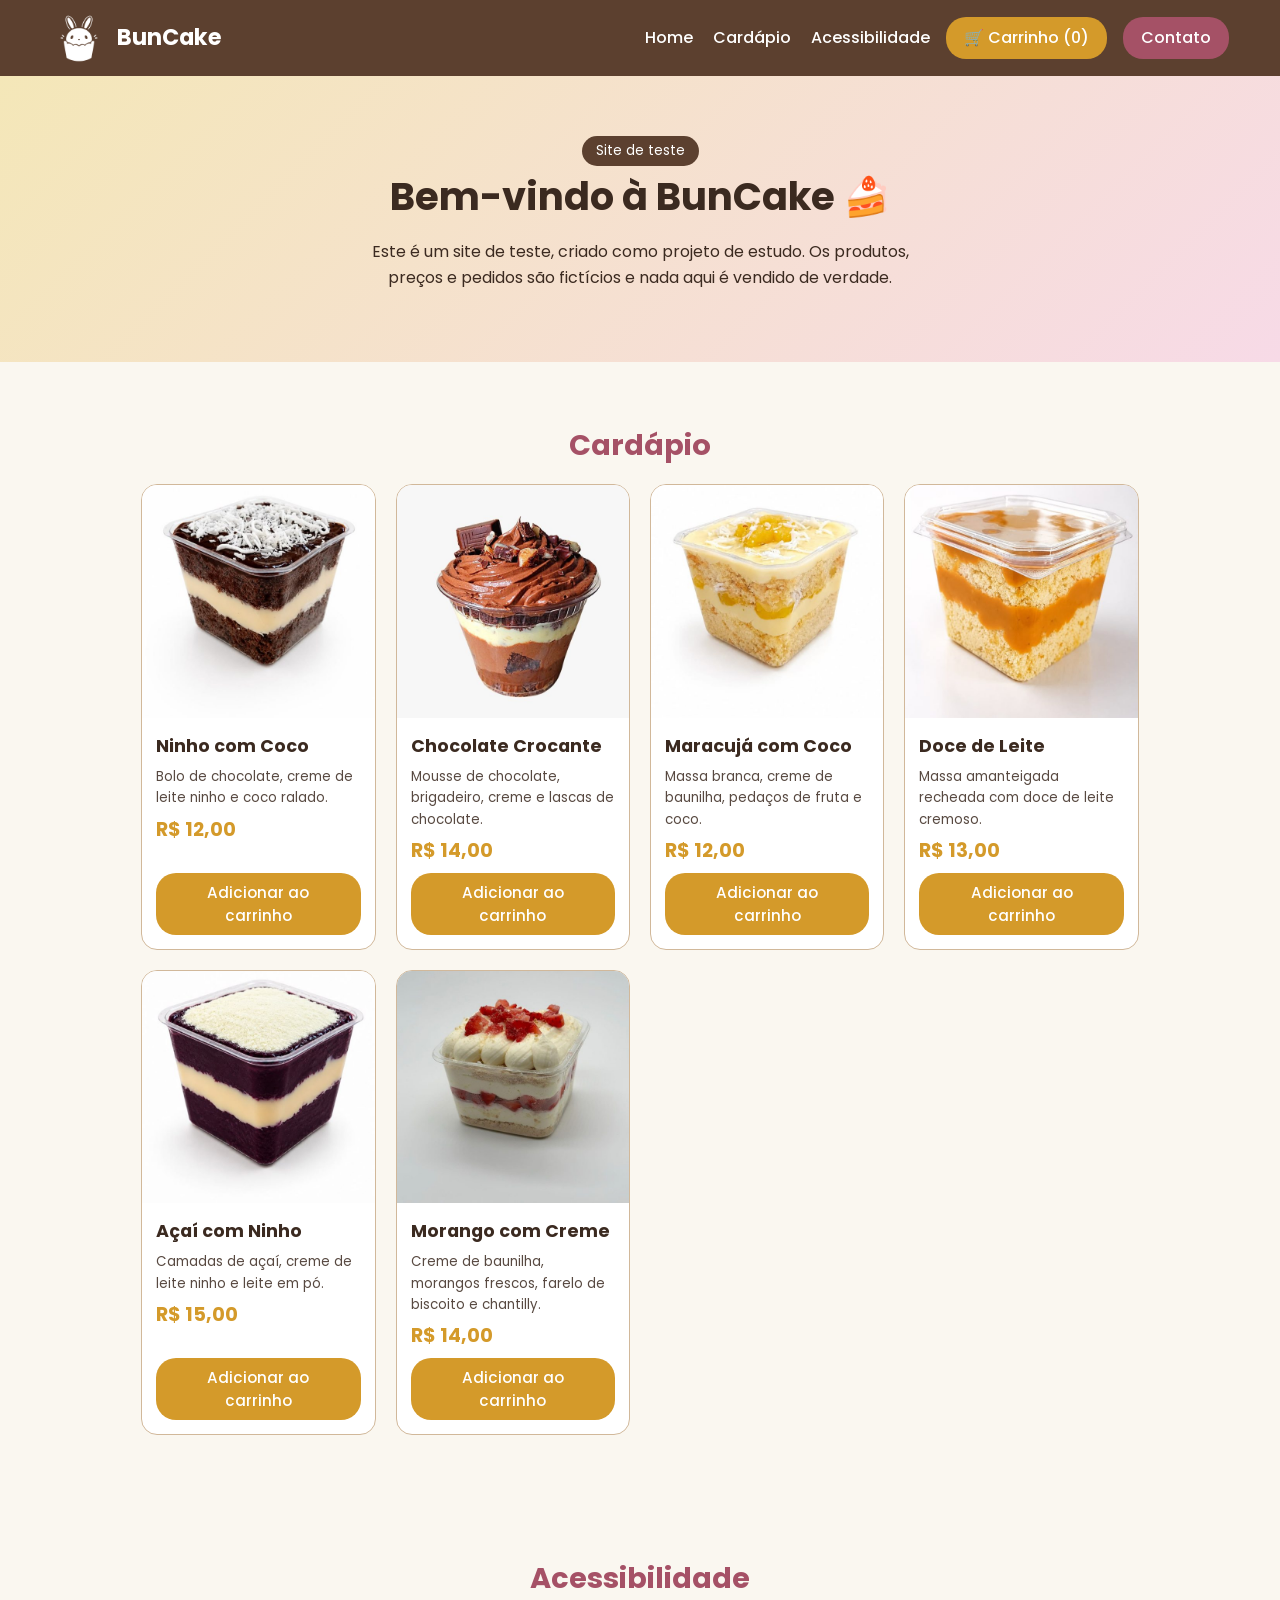
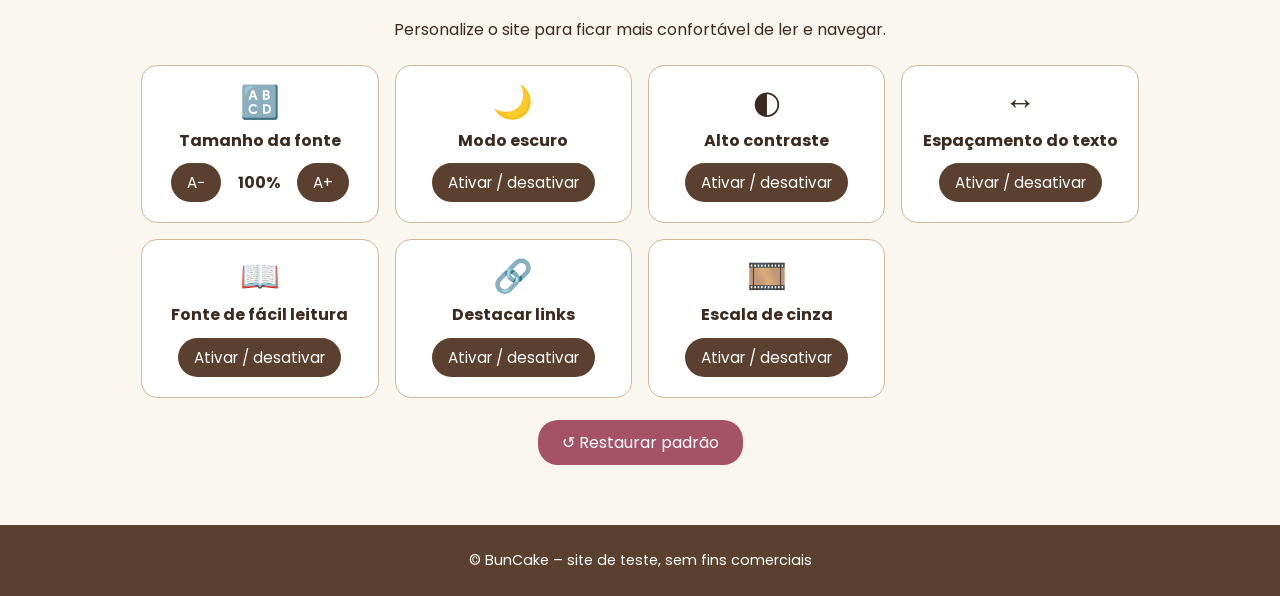
<file: index.html>
<!DOCTYPE html>
<html lang="pt-br">
<head>
    <meta charset="UTF-8">
    <meta name="viewport" content="width=device-width, initial-scale=1.0">
    <link rel="stylesheet" href="site/css/style.css">
     <link rel="icon" type="image/png" href="Imagens/LogoBunCake.png">
    <title>BunCake</title>
</head>
<body>
    <header>
        <nav class="navbar">
            <div class="brand">
                <img src="Imagens/LogoBunCake.png" alt="Logo BunCake" class="logo">
                <h1>BunCake</h1>
            </div>

            <ul id="nav-links">
                <li><a href="index.html#home">Home</a></li>
                <li><a href="index.html#cardapio">Cardápio</a></li>
                <li><a href="index.html#acessibilidade">Acessibilidade</a></li>
            </ul>

            <a href="site/html/carrinho.html" class="bnt bnt-default">🛒 Carrinho (<span id="cnt">0</span>)</a>
            <a href="site/html/contato.html" class="bnt bnt-rosa">Contato</a>
        </nav>
    </header>

    <main>
        <section class="hero" id="home">
            <span class="tag">Site de teste</span>
            <h1>Bem-vindo à BunCake 🍰</h1>
            <p>Este é um site de teste, criado como projeto de estudo. Os produtos, preços e pedidos são fictícios e nada aqui é vendido de verdade.</p>
        </section>

        <section id="cardapio">
            <h2>Cardápio</h2>
            <div class="grid" id="menu"></div>
        </section>

        <section id="acessibilidade">
            <h2>Acessibilidade</h2>
            <p>Personalize o site para ficar mais confortável de ler e navegar.</p>
            <div class="acc">
                <div class="opt"><span class="ic">🔠</span><h3>Tamanho da fonte</h3>
                    <div class="ctl">
                        <button onclick="mudarFonte(-10)" aria-label="Diminuir fonte">A−</button>
                        <span class="lvl" id="lvl">100%</span>
                        <button onclick="mudarFonte(10)" aria-label="Aumentar fonte">A+</button>
                    </div></div>
                <div class="opt"><span class="ic">🌙</span><h3>Modo escuro</h3><button data-acc="dark" onclick="alternar('dark')">Ativar / desativar</button></div>
                <div class="opt"><span class="ic">◐</span><h3>Alto contraste</h3><button data-acc="contrast" onclick="alternar('contrast')">Ativar / desativar</button></div>
                <div class="opt"><span class="ic">↔️</span><h3>Espaçamento do texto</h3><button data-acc="spacing" onclick="alternar('spacing')">Ativar / desativar</button></div>
                <div class="opt"><span class="ic">📖</span><h3>Fonte de fácil leitura</h3><button data-acc="readable" onclick="alternar('readable')">Ativar / desativar</button></div>
                <div class="opt"><span class="ic">🔗</span><h3>Destacar links</h3><button data-acc="links" onclick="alternar('links')">Ativar / desativar</button></div>
                <div class="opt"><span class="ic">🎞️</span><h3>Escala de cinza</h3><button data-acc="gray" onclick="alternar('gray')">Ativar / desativar</button></div>
            </div>
            <button class="reset" onclick="restaurar()">↺ Restaurar padrão</button>
        </section>
    </main>

    <footer>© BunCake – site de teste, sem fins comerciais</footer>
    <script src="site/js/script.js"></script>
</body>
</html>
</file>
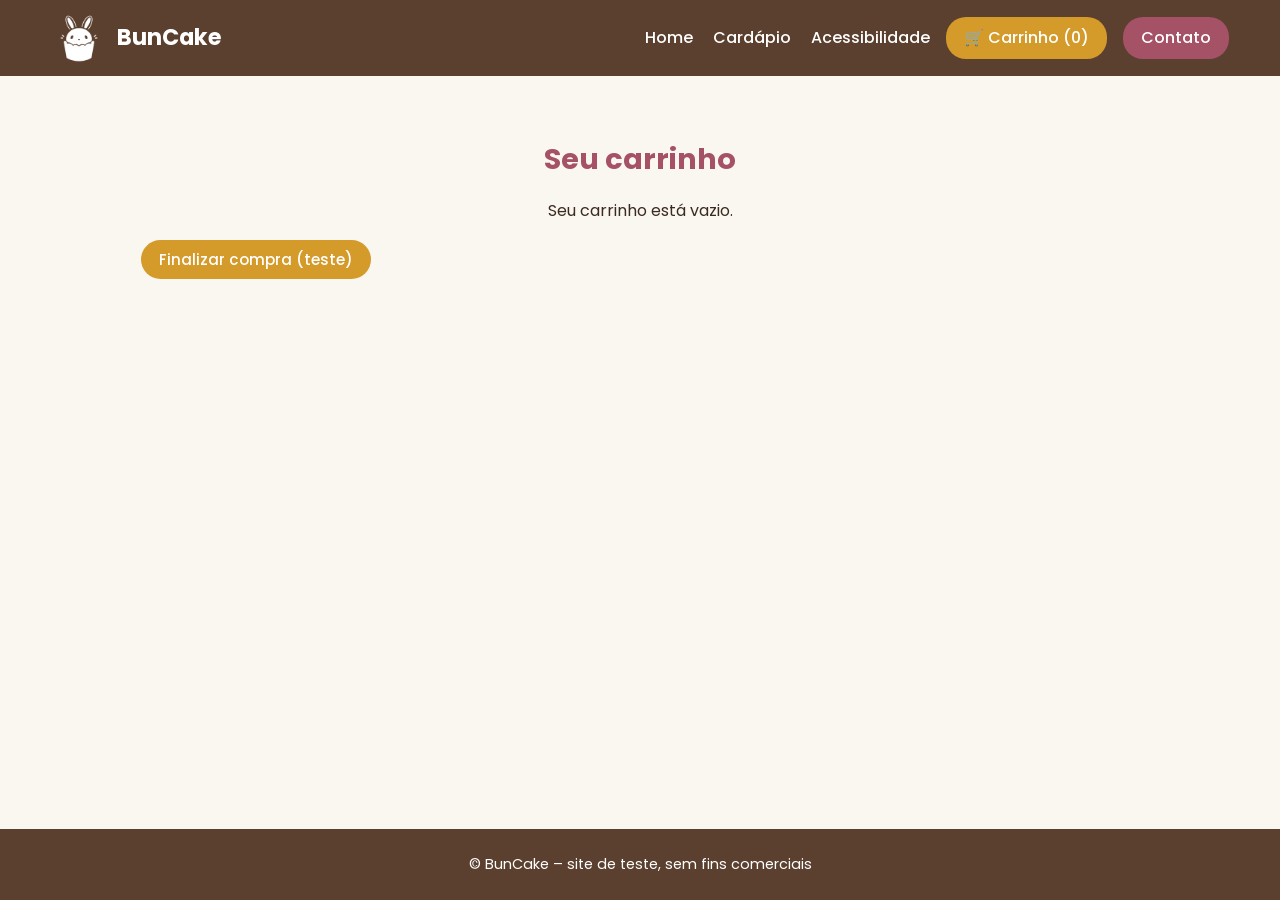
<file: carrinho.html>
<!DOCTYPE html>
<html lang="pt-br">
<head>
    <meta charset="UTF-8">
    <meta name="viewport" content="width=device-width, initial-scale=1.0">
    <link rel="stylesheet" href="style.css">
    <title>BunCake – Carrinho</title>
</head>
<body>
    <header>
        <nav class="navbar">
            <div class="brand">
                <img src="Imagens/LogoBunCake.png" alt="Logo BunCake" class="logo">
                <h1>BunCake</h1>
            </div>

            <ul id="nav-links">
                <li><a href="index.html#home">Home</a></li>
                <li><a href="index.html#cardapio">Cardápio</a></li>
                <li><a href="index.html#acessibilidade">Acessibilidade</a></li>
            </ul>

            <a href="carrinho.html" class="bnt bnt-default">🛒 Carrinho (<span id="cnt">0</span>)</a>
            <a href="contato.html" class="bnt bnt-rosa">Contato</a>
        </nav>
    </header>

    <main>
        <section>
            <h2>Seu carrinho</h2>
            <div id="items"></div>
            <div class="total" id="total"></div>
            <button class="bnt bnt-default" onclick="finalizarCompra()">Finalizar compra (teste)</button>
        </section>
    </main>

    <footer>© BunCake – site de teste, sem fins comerciais</footer>
    <script src="script.js"></script>
</body>
</html>
</file>
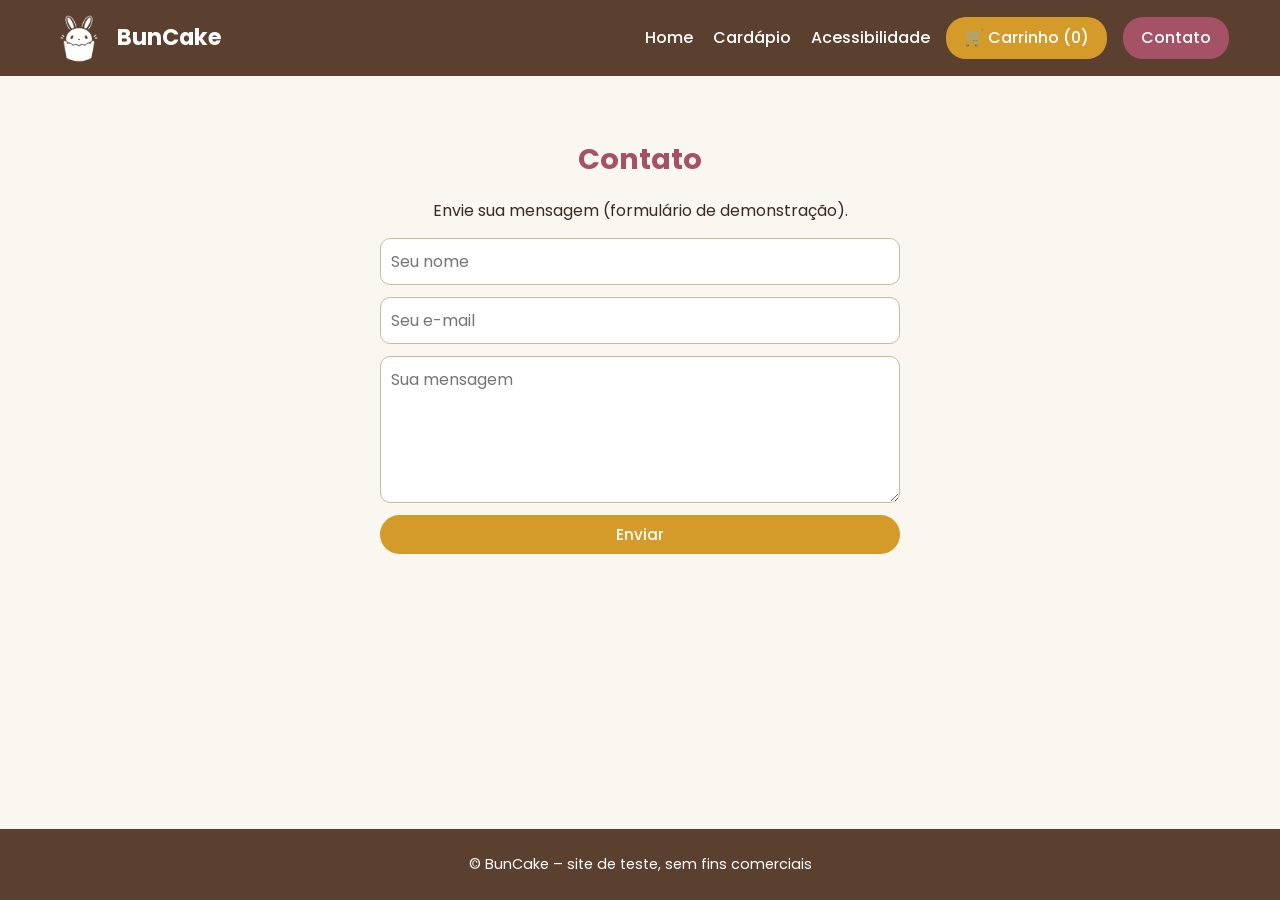
<file: contato.html>
<!DOCTYPE html>
<html lang="pt-br">
<head>
    <meta charset="UTF-8">
    <meta name="viewport" content="width=device-width, initial-scale=1.0">
    <link rel="stylesheet" href="style.css">
    <title>BunCake – Contato</title>
</head>
<body>
    <header>
        <nav class="navbar">
            <div class="brand">
                <img src="Imagens/LogoBunCake.png" alt="Logo BunCake" class="logo">
                <h1>BunCake</h1>
            </div>

            <ul id="nav-links">
                <li><a href="index.html#home">Home</a></li>
                <li><a href="index.html#cardapio">Cardápio</a></li>
                <li><a href="index.html#acessibilidade">Acessibilidade</a></li>
            </ul>

            <a href="carrinho.html" class="bnt bnt-default">🛒 Carrinho (<span id="cnt">0</span>)</a>
            <a href="contato.html" class="bnt bnt-rosa">Contato</a>
        </nav>
    </header>

    <main>
        <section class="centro">
            <h2>Contato</h2>
            <p style="margin-bottom:14px">Envie sua mensagem (formulário de demonstração).</p>
            <form onsubmit="enviarContato(event)">
                <input required placeholder="Seu nome" aria-label="Nome">
                <input required type="email" placeholder="Seu e-mail" aria-label="E-mail">
                <textarea required rows="5" placeholder="Sua mensagem" aria-label="Mensagem"></textarea>
                <button class="bnt bnt-default" type="submit">Enviar</button>
            </form>
        </section>
    </main>

    <footer>© BunCake – site de teste, sem fins comerciais</footer>
    <script src="script.js"></script>
</body>
</html>
</file>
<file: site/css/style.css>
/* ===== BunCake - style.css ===== */
@import url('https://fonts.googleapis.com/css2?family=Poppins:wght@300;400;500;600;700&display=swap');

*{
    margin:0;
    padding:0;
    box-sizing:border-box;
    font-family:'Poppins',sans-serif
}

:root{
    --color-neutral-0:#ffffff;
    --color-neutral-1:#FAF7F0;
    --color-neutral-2:#F2E7D5;
    --color-neutral-3:#D1B89A;
    --color-neutral-4:#7B5E4A;
    --color-neutral-5:#5C402F;
    --color-neutral-6:#3B2A20;
    --color-neutral-7:#000000;

    --color-primary-1:#F4E7B8;
    --color-primary-2:#E7C35A;
    --color-primary-3:#D49A2A;

    --color-secundary-1:#F7DAE7;
    --color-secundary-2:#E2B4C1;
    --color-secundary-3:#D38C9D;
    --color-secundary-4:#A55166;

    --bg:var(--color-neutral-1);
    --tx:var(--color-neutral-6);
    --card:#ffffff;
}

/* Temas de acessibilidade */
body.dark{
    --bg:#2a1f18;
    --tx:#FAF7F0;
    --card:#3B2A20;
}

body.contrast{
    --bg:#000;
    --tx:#fff;
    --card:#000;
}

body.spacing{
    line-height:2;letter-spacing:.05em;
    word-spacing:.15em;
}

body.readable *{
    font-family:Verdana,Arial,sans-serif!important;
}
body.links a{text-decoration:underline!important;
    outline:2px solid var(--color-primary-2);
    outline-offset:2px;
}
html.gray{
    filter:grayscale(1);
}

html{
    scroll-behavior:smooth;
    scroll-padding-top:90px;
    font-size:var(--fs,100%);
}

body{
    background:var(--bg);
    color:var(--tx);
    line-height:1.6;
    display:flex;
    flex-direction:column;
    min-height:100vh;
}

main{flex:1}

/* Cabeçalho */
header{
    background-color:var(--color-neutral-5);
    padding:10px 4%;
    position:sticky;
    top:0;
    z-index:5;
}

.navbar{
    display:flex;
    align-items:center;gap:16px;
    flex-wrap:wrap;
}

.brand{display:flex;
    align-items:center;
    gap:10px;color:#fff;margin-right:auto;
}

.brand h1{
    font-size:1.4rem;
}

.logo{
    width:56px;height:56px;
}

#nav-links{
    display:flex;gap:20px;
    list-style:none;
}

#nav-links a{
    color:#fff;
    text-decoration:none;
    font-weight:500;
}

#nav-links a:hover{
    color:var(--color-primary-2);
}

.bnt{
    color:#fff;text-decoration:none;
    font-weight:500;
    padding:8px 18px;
    border-radius:20px;
}

.bnt-default{
    background:var(--color-primary-3);
}

.bnt-default:hover{
    background:var(--color-primary-2);
    color:var(--color-neutral-6);
}

.bnt-rosa{
    background:var(--color-secundary-4);
}

button.bnt{
    border:0;
    cursor:pointer;
    font-size:.95rem;
}

/* Seções */

section{
    padding:60px 4%;
    max-width:1100px;
    margin:auto;
}

h2{
    font-size:1.8rem;
    margin-bottom:16px;
    color:var(--color-secundary-4);
    text-align:center;
}

body.dark h2,body.contrast h2{
    color:var(--color-primary-2);
}

/* Home */

.hero{
    text-align:center;
    background:linear-gradient(135deg,var(--color-primary-1),var(--color-secundary-1));
    max-width:none;
    color:var(--color-neutral-6);
}

.hero h1{
    font-size:2.4rem;
}

.hero p{
    max-width:560px;
    margin:12px auto;
}

.tag{display:inline-block;
    background:var(--color-neutral-5);
    color:#fff;border-radius:20px;padding:4px 14px;
    font-size:.85rem;
}

/* Cardápio */
.grid{
    display:grid;
    grid-template-columns:repeat(auto-fill,minmax(230px,1fr));
    gap:20px
}

.card{
    background:var(--card);
    border:1px solid var(--color-neutral-3);
    border-radius:16px;overflow:hidden;
    display:flex;flex-direction:column;
}

.card img{
    width:100%;
    aspect-ratio:1;
    object-fit:cover;
    background:#fff;
}

.card-info{
    padding:14px;
    display:flex;
    flex-direction:column;
    gap:6px;flex:1
}

.card h3{
    font-size:1.1rem;
}

.card small{
    opacity:.85;
}

.price{
    font-weight:700;
    color:var(--color-primary-3);
    font-size:1.2rem;
}

.card .bnt{
    margin-top:auto;
}

/* Acessibilidade */

#acessibilidade>p{
    text-align:center;
}

.acc{
    display:grid;
    grid-template-columns:repeat(auto-fit,minmax(210px,1fr));
    gap:16px;
    margin-top:22px;
}

.opt{
    background:var(--card);
    border:1px solid var(--color-neutral-3);
    border-radius:16px;padding:20px 16px;
    text-align:center;display:flex;
    flex-direction:column;
    align-items:center;
    gap:10px;
}

.opt .ic{
    font-size:2rem;
    line-height:1;
}

.opt h3{
    font-size:1rem;
}

.ctl{
    display:flex;
    align-items:center;
    gap:10px;
}

.lvl{
    min-width:56px;
    font-weight:700;
}

.acc button{
    background:var(--color-neutral-5);
    color:#fff;border:0;
    border-radius:20px;padding:8px 16px;
    cursor:pointer;
    font-size:.95rem;
}

.acc button:hover{
    background:var(--color-secundary-4);
}

.acc button.on{
    background:var(--color-primary-3);
    color:var(--color-neutral-6);
}

.reset{display:block;
    margin:22px auto 0;
    background:var(--color-secundary-4);
    color:#fff;border:0;
    border-radius:20px;
    padding:10px 24px;
    cursor:pointer;
    font-size:1rem;
}

/* Carrinho */
.row{
    display:flex;
    align-items:center;
    gap:14px;padding:12px;
    border-bottom:1px solid var(--color-neutral-3);
}

.row img{
    width:64px;
    height:64px;
    border-radius:10px;
    object-fit:cover;
}

.row .nome{
    flex:1;
}

.qtd button{
    width:28px;
    height:28px;
    border-radius:50%;
    border:1px solid var(--color-neutral-4);
    background:var(--card);
    color:var(--tx);
    cursor:pointer;
}

.total{
    text-align:right;
    font-size:1.3rem;
    font-weight:700;
    margin:16px 0;
}

/* Contato */
.centro{
    text-align:center;
}

form{
    display:grid;gap:12px;
    max-width:520px;
    margin:0 auto;
}

input,textarea{
    padding:10px;
    border:1px solid var(--color-neutral-3);
    border-radius:10px;
    font-size:1rem;
    background:var(--card);
    color:var(--tx);
}

/* Rodapé e aviso */

footer{
    text-align:center;
    padding:24px;
    background:var(--color-neutral-5);
    color:#fff;
    font-size:.9rem;
}

#toast{
    position:fixed;
    bottom:20px;
    left:50%;
    transform:translateX(-50%);
    background:var(--color-neutral-6);
    color:#fff;padding:10px 20px;
    border-radius:20px;
    opacity:0;
    transition:.3s;
    pointer-events:none;
    z-index:9;
}

#toast.show{
    opacity:1;
}

a:focus-visible,button:focus-visible,input:focus-visible,textarea:focus-visible{
    outline:3px solid var(--color-primary-2);
    outline-offset:2px;
}
</file>
<file: style.css>
/* ===== BunCake - style.css ===== */
@import url('https://fonts.googleapis.com/css2?family=Poppins:wght@300;400;500;600;700&display=swap');

*{
    margin:0;
    padding:0;
    box-sizing:border-box;
    font-family:'Poppins',sans-serif
}

:root{
    --color-neutral-0:#ffffff;
    --color-neutral-1:#FAF7F0;
    --color-neutral-2:#F2E7D5;
    --color-neutral-3:#D1B89A;
    --color-neutral-4:#7B5E4A;
    --color-neutral-5:#5C402F;
    --color-neutral-6:#3B2A20;
    --color-neutral-7:#000000;

    --color-primary-1:#F4E7B8;
    --color-primary-2:#E7C35A;
    --color-primary-3:#D49A2A;

    --color-secundary-1:#F7DAE7;
    --color-secundary-2:#E2B4C1;
    --color-secundary-3:#D38C9D;
    --color-secundary-4:#A55166;

    --bg:var(--color-neutral-1);
    --tx:var(--color-neutral-6);
    --card:#ffffff;
}

/* Temas de acessibilidade */
body.dark{
    --bg:#2a1f18;
    --tx:#FAF7F0;
    --card:#3B2A20;
}

body.contrast{
    --bg:#000;
    --tx:#fff;
    --card:#000;
}

body.spacing{
    line-height:2;letter-spacing:.05em;
    word-spacing:.15em;
}

body.readable *{
    font-family:Verdana,Arial,sans-serif!important;
}
body.links a{text-decoration:underline!important;
    outline:2px solid var(--color-primary-2);
    outline-offset:2px;
}
html.gray{
    filter:grayscale(1);
}

html{
    scroll-behavior:smooth;
    scroll-padding-top:90px;
    font-size:var(--fs,100%);
}

body{
    background:var(--bg);
    color:var(--tx);
    line-height:1.6;
    display:flex;
    flex-direction:column;
    min-height:100vh;
}

main{flex:1}

/* Cabeçalho */
header{
    background-color:var(--color-neutral-5);
    padding:10px 4%;
    position:sticky;
    top:0;
    z-index:5;
}

.navbar{
    display:flex;
    align-items:center;gap:16px;
    flex-wrap:wrap;
}

.brand{display:flex;
    align-items:center;
    gap:10px;color:#fff;margin-right:auto;
}

.brand h1{
    font-size:1.4rem;
}

.logo{
    width:56px;height:56px;
}

#nav-links{
    display:flex;gap:20px;
    list-style:none;
}

#nav-links a{
    color:#fff;
    text-decoration:none;
    font-weight:500;
}

#nav-links a:hover{
    color:var(--color-primary-2);
}

.bnt{
    color:#fff;text-decoration:none;
    font-weight:500;
    padding:8px 18px;
    border-radius:20px;
}

.bnt-default{
    background:var(--color-primary-3);
}

.bnt-default:hover{
    background:var(--color-primary-2);
    color:var(--color-neutral-6);
}

.bnt-rosa{
    background:var(--color-secundary-4);
}

button.bnt{
    border:0;
    cursor:pointer;
    font-size:.95rem;
}

/* Seções */

section{
    padding:60px 4%;
    max-width:1100px;
    margin:auto;
}

h2{
    font-size:1.8rem;
    margin-bottom:16px;
    color:var(--color-secundary-4);
    text-align:center;
}

body.dark h2,body.contrast h2{
    color:var(--color-primary-2);
}

/* Home */

.hero{
    text-align:center;
    background:linear-gradient(135deg,var(--color-primary-1),var(--color-secundary-1));
    max-width:none;
    color:var(--color-neutral-6);
}

.hero h1{
    font-size:2.4rem;
}

.hero p{
    max-width:560px;
    margin:12px auto;
}

.tag{display:inline-block;
    background:var(--color-neutral-5);
    color:#fff;border-radius:20px;padding:4px 14px;
    font-size:.85rem;
}

/* Cardápio */
.grid{
    display:grid;
    grid-template-columns:repeat(auto-fill,minmax(230px,1fr));
    gap:20px
}

.card{
    background:var(--card);
    border:1px solid var(--color-neutral-3);
    border-radius:16px;overflow:hidden;
    display:flex;flex-direction:column;
}

.card img{
    width:100%;
    aspect-ratio:1;
    object-fit:cover;
    background:#fff;
}

.card-info{
    padding:14px;
    display:flex;
    flex-direction:column;
    gap:6px;flex:1
}

.card h3{
    font-size:1.1rem;
}

.card small{
    opacity:.85;
}

.price{
    font-weight:700;
    color:var(--color-primary-3);
    font-size:1.2rem;
}

.card .bnt{
    margin-top:auto;
}

/* Acessibilidade */

#acessibilidade>p{
    text-align:center;
}

.acc{
    display:grid;
    grid-template-columns:repeat(auto-fit,minmax(210px,1fr));
    gap:16px;
    margin-top:22px;
}

.opt{
    background:var(--card);
    border:1px solid var(--color-neutral-3);
    border-radius:16px;padding:20px 16px;
    text-align:center;display:flex;
    flex-direction:column;
    align-items:center;
    gap:10px;
}

.opt .ic{
    font-size:2rem;
    line-height:1;
}

.opt h3{
    font-size:1rem;
}

.ctl{
    display:flex;
    align-items:center;
    gap:10px;
}

.lvl{
    min-width:56px;
    font-weight:700;
}

.acc button{
    background:var(--color-neutral-5);
    color:#fff;border:0;
    border-radius:20px;padding:8px 16px;
    cursor:pointer;
    font-size:.95rem;
}

.acc button:hover{
    background:var(--color-secundary-4);
}

.acc button.on{
    background:var(--color-primary-3);
    color:var(--color-neutral-6);
}

.reset{display:block;
    margin:22px auto 0;
    background:var(--color-secundary-4);
    color:#fff;border:0;
    border-radius:20px;
    padding:10px 24px;
    cursor:pointer;
    font-size:1rem;
}

/* Carrinho */
.row{
    display:flex;
    align-items:center;
    gap:14px;padding:12px;
    border-bottom:1px solid var(--color-neutral-3);
}

.row img{
    width:64px;
    height:64px;
    border-radius:10px;
    object-fit:cover;
}

.row .nome{
    flex:1;
}

.qtd button{
    width:28px;
    height:28px;
    border-radius:50%;
    border:1px solid var(--color-neutral-4);
    background:var(--card);
    color:var(--tx);
    cursor:pointer;
}

.total{
    text-align:right;
    font-size:1.3rem;
    font-weight:700;
    margin:16px 0;
}

/* Contato */
.centro{
    text-align:center;
}

form{
    display:grid;gap:12px;
    max-width:520px;
    margin:0 auto;
}

input,textarea{
    padding:10px;
    border:1px solid var(--color-neutral-3);
    border-radius:10px;
    font-size:1rem;
    background:var(--card);
    color:var(--tx);
}

/* Rodapé e aviso */

footer{
    text-align:center;
    padding:24px;
    background:var(--color-neutral-5);
    color:#fff;
    font-size:.9rem;
}

#toast{
    position:fixed;
    bottom:20px;
    left:50%;
    transform:translateX(-50%);
    background:var(--color-neutral-6);
    color:#fff;padding:10px 20px;
    border-radius:20px;
    opacity:0;
    transition:.3s;
    pointer-events:none;
    z-index:9;
}

#toast.show{
    opacity:1;
}

a:focus-visible,button:focus-visible,input:focus-visible,textarea:focus-visible{
    outline:3px solid var(--color-primary-2);
    outline-offset:2px;
}
</file>
